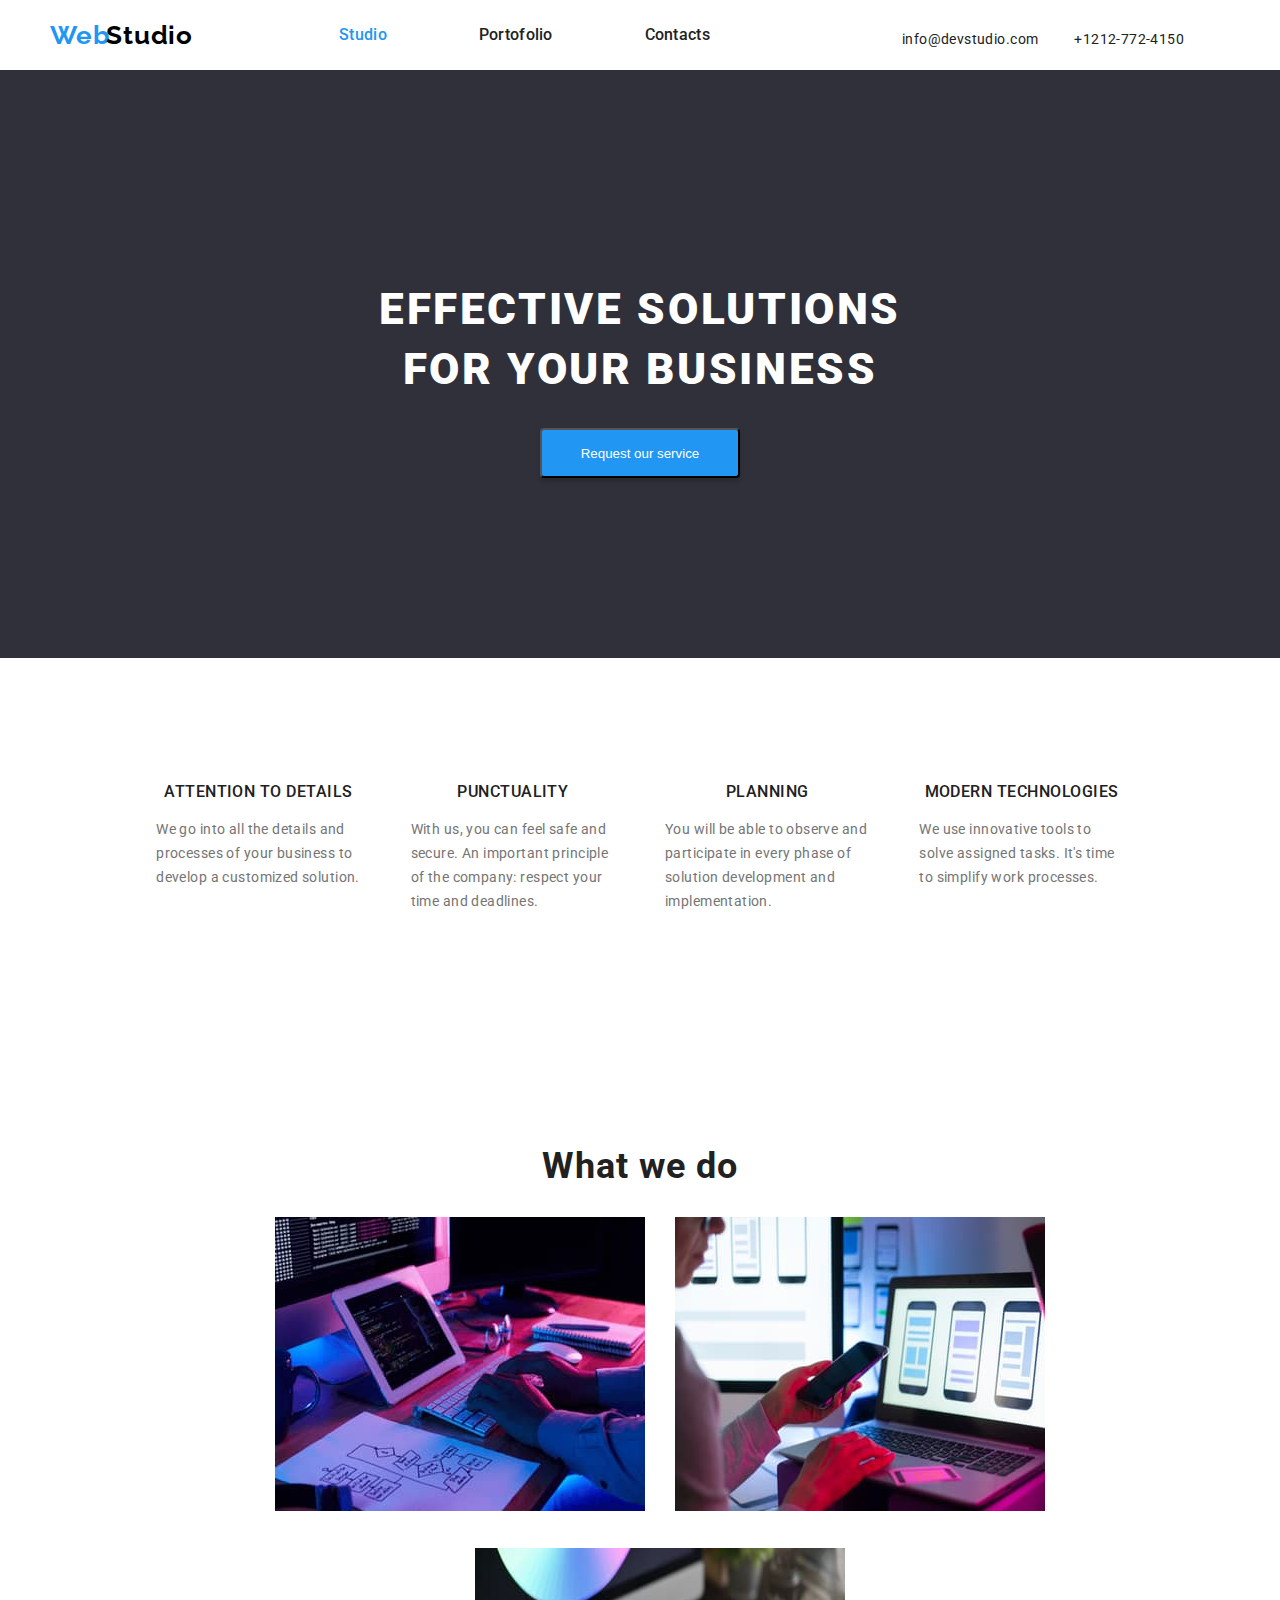
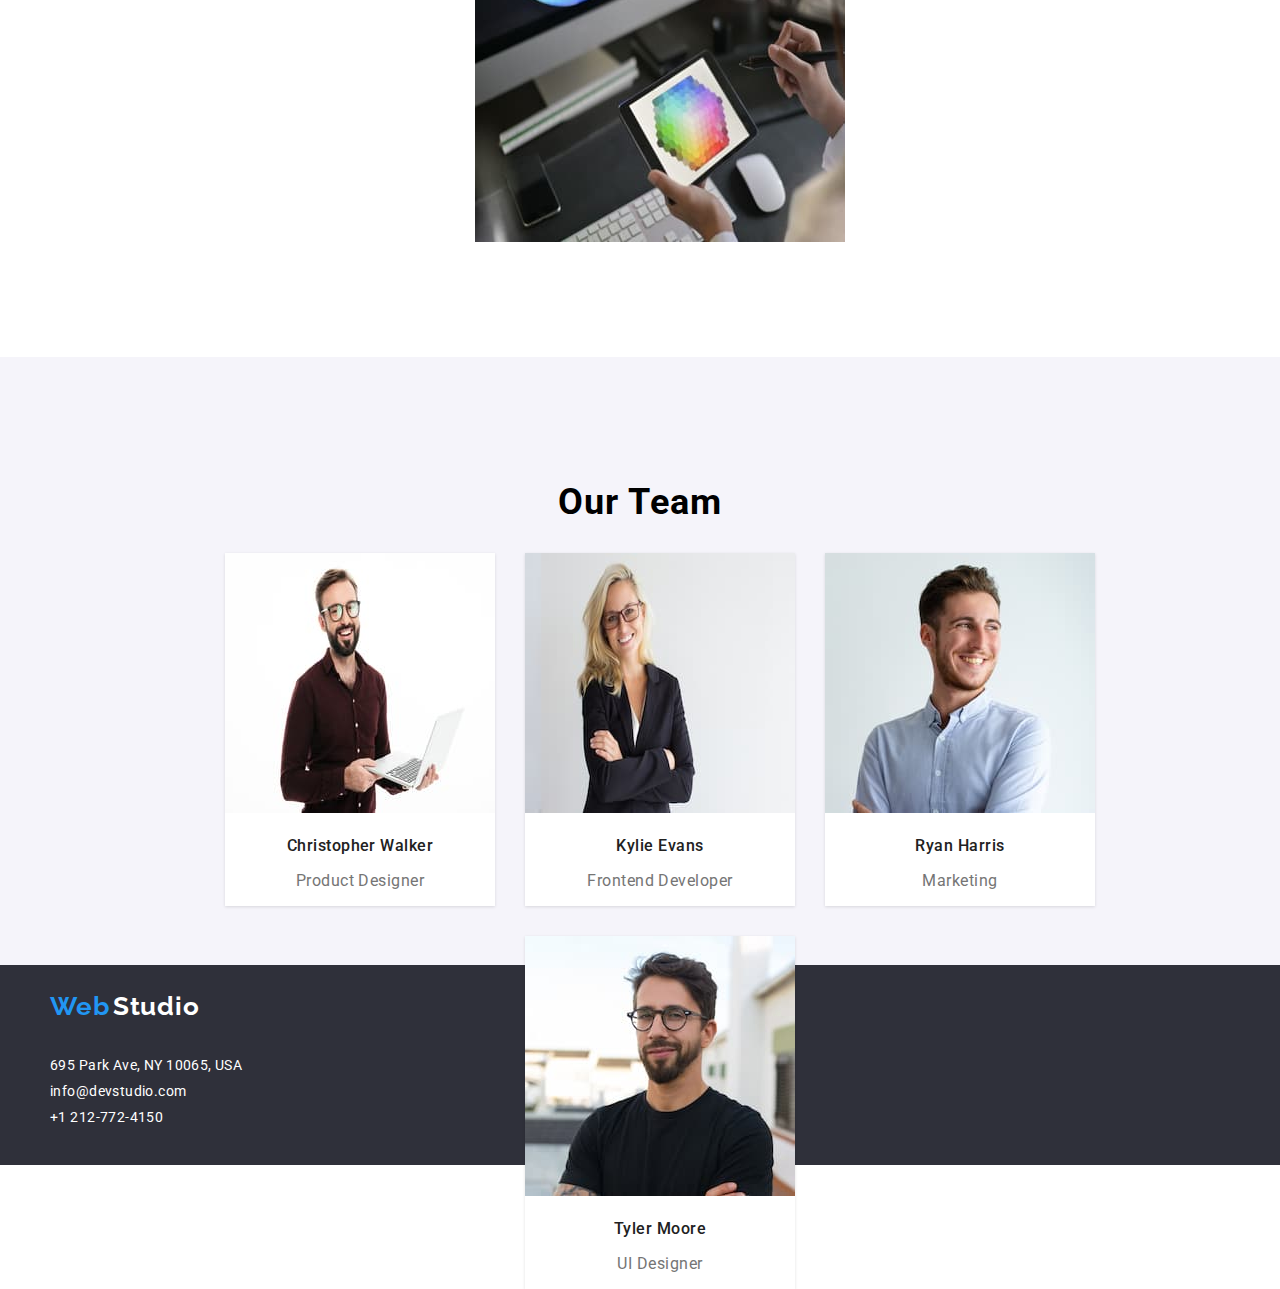
<file: index.html>
<!DOCTYPE html>
<html lang="en">
  <head>
    <meta charset="UTF-8" />
    <meta name="viewport" content="width=device-width, initial-scale=1.0" />
    <title>WebStudio</title>
    <link rel="stylesheet" href="./CSS/style.css" />
    <link rel="preconnect" href="https://fonts.googleapis.com" />
    <link rel="preconnect" href="https://fonts.gstatic.com" crossorigin />
    <link
      href="https://fonts.googleapis.com/css2?family=Roboto:wght@400;500;700;900&display=swap"
      rel="stylesheet"
    />
    <link rel="preconnect" href="https://fonts.googleapis.com" />
    <link rel="preconnect" href="https://fonts.gstatic.com" crossorigin />
    <link
      href="https://fonts.googleapis.com/css2?family=Raleway:wght@700&family=Roboto:wght@400;500;700;900&display=swap"
      rel="stylesheet"
    />
    <link rel="preconnect" href="https://fonts.googleapis.com" />
    <link rel="preconnect" href="https://fonts.gstatic.com" crossorigin />
  </head>

  <!--Top-line-section  -->
  <body>
    <header class="page-header">
      <div class="container-1">
        <h3 class="logo">
          <span class="first-child"> Web </span>
          <span class="last-child">Studio </span>
        </h3>
        <ul class="nav-link">
          <li>
            <a class="navigation-link current" href="index.html">Studio</a>
          </li>
          <li>
            <a class="navigation-link" href="portofolio.html">Portofolio</a>
          </li>
          <li>
            <a class="navigation-link" href="#">Contacts</a>
          </li>
        </ul>
        <ul class="contact">
          <li><a class="link email" href="#">info@devstudio.com</a></li>
          <li>
            <a class="link phone" href="+1212-772-4150">+1212-772-4150</a>
          </li>
        </ul>
      </div>
    </header>

    <main>
      <div class="container">
        <section class="content-box section">
          <h1 id="title" style="color: rgba(255, 255, 255, 1)" class="content">
            EFFECTIVE SOLUTIONS FOR YOUR BUSINESS
          </h1>
          <button
            type="button"
            class="button-service"
            style="color: rgba(255, 255, 255, 1)"
          >
            Request our service
          </button>
        </section>
      </div>

      <!-- What-we-do-Section -->

      <div class="container">
        <section class="section">
          <ul class="about-us-container">
            <li class="item">
              <h3 class="list-title">ATTENTION TO DETAILS</h3>
              <p class="text">
                We go into all the details and processes of your business to
                develop a customized solution.
              </p>
            </li>
            <li class="item">
              <h3 class="list-title">PUNCTUALITY</h3>
              <p class="text">
                With us, you can feel safe and secure. An important principle of
                the company: respect your time and deadlines.
              </p>
            </li>
            <li class="item">
              <h3 class="list-title">PLANNING</h3>
              <p class="text">
                You will be able to observe and participate in every phase of
                solution development and implementation.
              </p>
            </li>
            <li class="item">
              <h3 class="list-title">MODERN TECHNOLOGIES</h3>
              <p class="text">
                We use innovative tools to solve assigned tasks. It's time to
                simplify work processes.
              </p>
            </li>
          </ul>
        </section>
      </div>
      <div class="container">
        <section class="section">
          <h2 class="subtitle">What we do</h2>
          <ul class="group-box">
            <li>
              <img
                src="images/box.1.jpg"
                alt="programmer"
                width="100%"
                height="294"
              />
            </li>
            <li>
              <img
                class="images"
                src="images/box.2.jpg"
                alt="mobile application"
                width="100%"
                height="294"
              />
            </li>
            <li>
              <img
                class="images"
                src="images/box.3.jpg"
                alt="color palette"
                width="100%"
                height="294"
              />
            </li>
          </ul>
        </section>
      </div>

      <!-- Our team section  -->

      <div class="container">
        <section class="content-container section">
          <h2 class="subtitle-2">Our Team</h2>
          <ul class="group-team">
            <li class="card-bg">
              <img
                class="images"
                src="images/christopher.jpg"
                alt="man With glasses"
                width="100%"
                height="260"
              />
              <h3 class="list-title">Christopher Walker</h3>
              <p class="text">Product Designer</p>
            </li>
            <li class="card-bg">
              <img
                class="images"
                src="images/kylie.jpg"
                alt="woman With glasses"
                width="100%"
                height="260"
              />
              <h3 class="list-title">Kylie Evans</h3>
              <p class="text">Frontend Developer</p>
            </li>
            <li class="card-bg">
              <img
                class="images"
                src="images/ryan.jpg"
                alt="man with blue shirt"
                width="100%"
                height="260"
              />
              <h3 class="list-title">Ryan Harris</h3>
              <p class="text">Marketing</p>
            </li>
            <li class="card-bg">
              <img
                class="images"
                src="images/tyler.jpg"
                alt="man with black t-shirt"
                width="100%"
                height="260"
              />
              <h3 class="list-title">Tyler Moore</h3>
              <p class="text">UI Designer</p>
            </li>
          </ul>
        </section>
      </div>
    </main>

    <!-- Footer section -->
    <div class="container">
      <footer class="footer">
        <h3 class="logo-footer">
          <span class="web" style="color: rgba(33, 150, 243, 1)">Web</span>
          <span class="studio" style="color: rgba(255, 255, 255, 1)"
            >Studio</span
          >
        </h3>
        <address class="info">695 Park Ave, NY 10065, USA</address>
        <a class="info" href="info@devstudio.com">info@devstudio.com</a>
        <a class="info" href="+1212-772-4150">+1 212-772-4150</a>
      </footer>
    </div>
  </body>
</html>
</file>
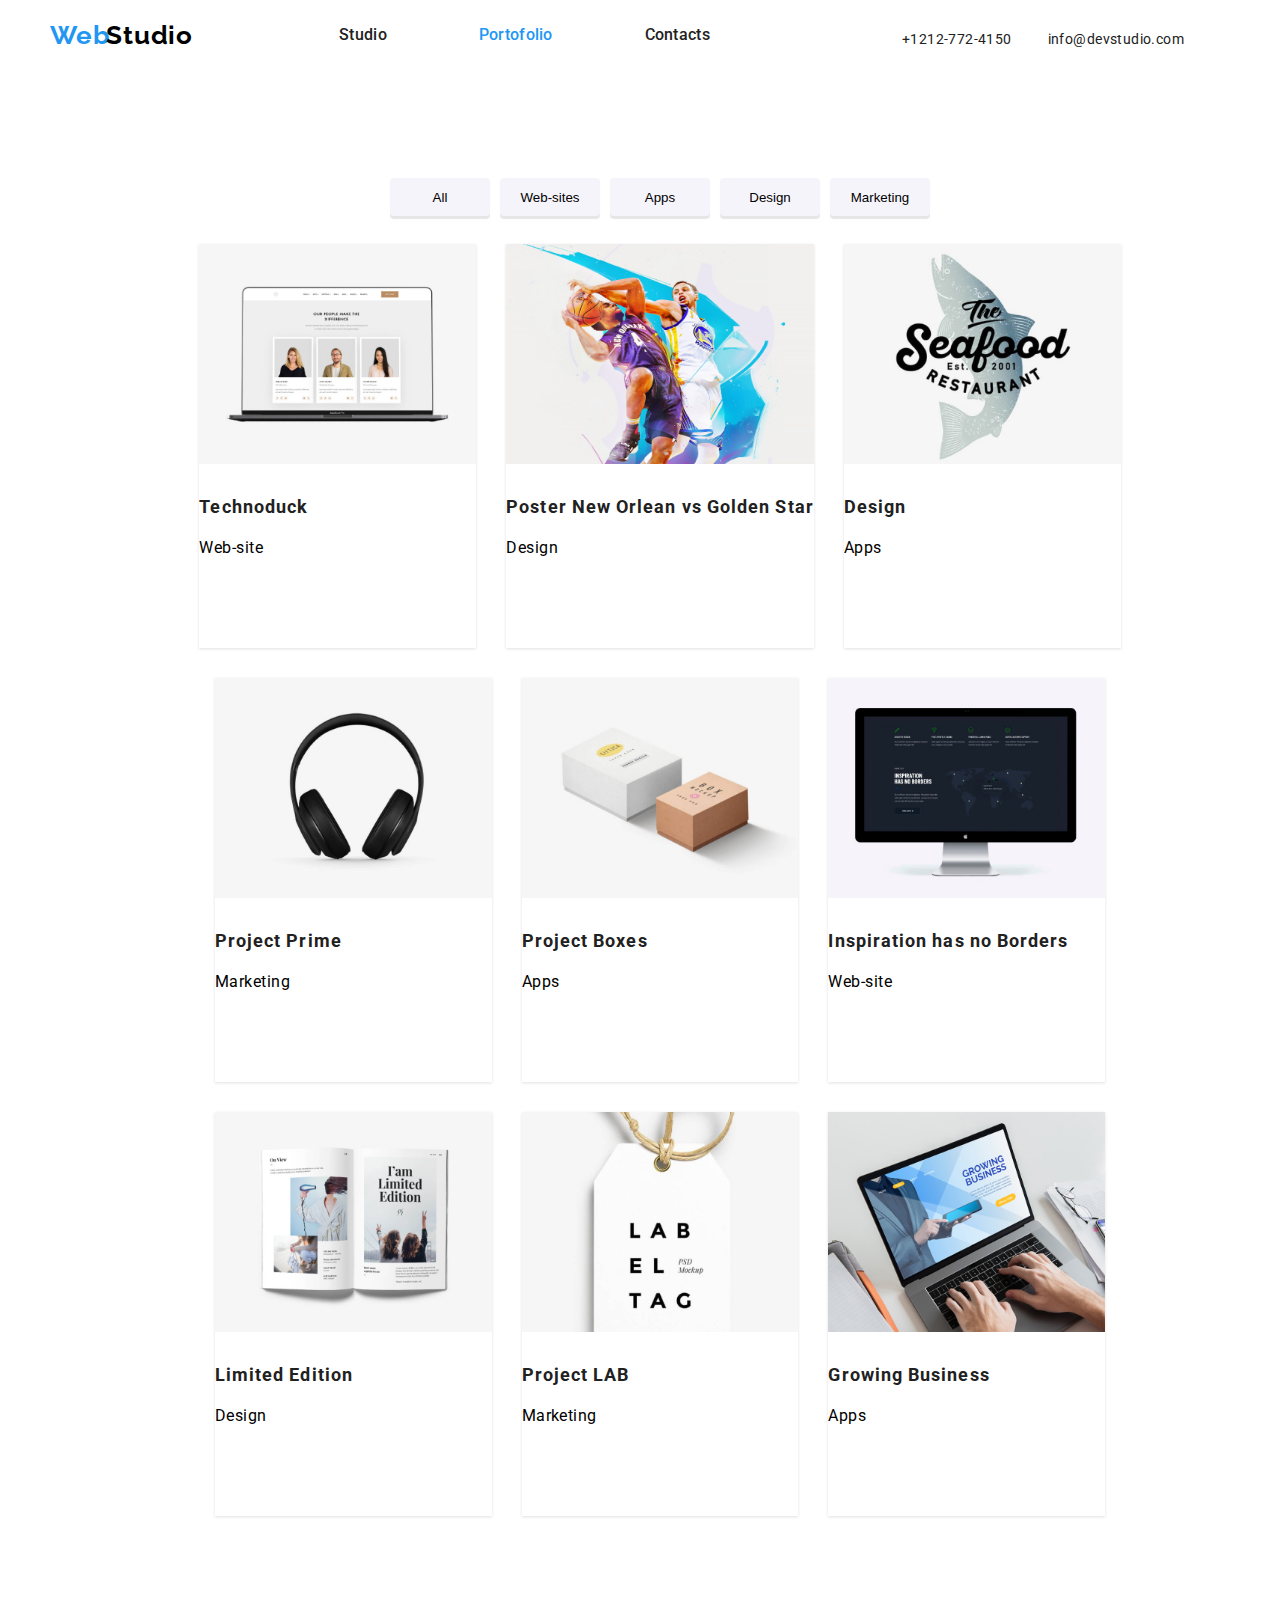
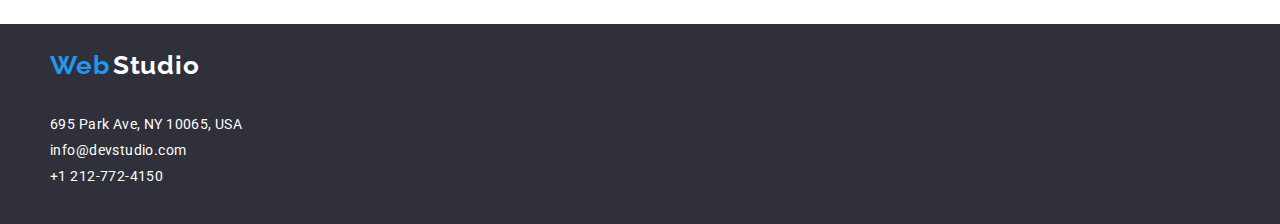
<file: portofolio.html>
<!DOCTYPE html>
<html lang="en">
  <head>
    <meta charset="UTF-8" />
    <meta name="viewport" content="width=device-width, initial-scale=1.0" />
    <title>Portofolio</title>
    <link rel="stylesheet" href="./CSS/style.css" />
    <link rel="preconnect" href="https://fonts.googleapis.com" />
    <link rel="preconnect" href="https://fonts.gstatic.com" crossorigin />
    <link
      href="https://fonts.googleapis.com/css2?family=Roboto:wght@400;500;700;900&display=swap"
      rel="stylesheet"
    />
    <link rel="preconnect" href="https://fonts.googleapis.com" />
    <link rel="preconnect" href="https://fonts.gstatic.com" crossorigin />
    <link
      href="https://fonts.googleapis.com/css2?family=Raleway:wght@700&family=Roboto:wght@400;500;700;900&display=swap"
      rel="stylesheet"
    />
    <link rel="preconnect" href="https://fonts.googleapis.com" />
    <link rel="preconnect" href="https://fonts.gstatic.com" crossorigin />
  </head>
  <body>
    <!-- Top-line-section -->
    <header class="page-header">
      <div class="container-1">
        <h3 class="logo">
          <span class="first-child"> Web </span>
          <span class="last-child">Studio </span>
        </h3>
        <ul class="nav-link">
          <li>
            <a class="navigation-link" href="index.html">Studio</a>
          </li>
          <li>
            <a class="navigation-link current" href="portofolio.html"
              >Portofolio</a
            >
          </li>
          <li>
            <a class="navigation-link" href="#">Contacts</a>
          </li>
        </ul>
        <ul class="contact">
          <li>
            <a class="link phone" href="+1212-772-4150">+1212-772-4150</a>
          </li>
          <li>
            <a class="link email" href="#">info@devstudio.com</a>
          </li>
        </ul>
      </div>
    </header>

    <main>
      <!-- Filters-section -->
      <section class="frame section">
        <ul class="button-list">
          <li>
            <button type="button" class="button-service-p">All</button>
          </li>
          <li>
            <button type="button" class="button-service-p">Web-sites</button>
          </li>
          <li><button type="button" class="button-service-p">Apps</button></li>
          <li>
            <button type="button" class="button-service-p">Design</button>
          </li>
          <li>
            <button type="button" class="button-service-p">Marketing</button>
          </li>
        </ul>
        <div class="container">
          <ul class="card-set">
            <li class="item-p">
              <img
                src="./images/imgport.g1.jpg"
                alt="Web-site "
                width="100%"
                height="220"
              />
              <h3 class="description">Technoduck</h3>
              <p class="text-p">Web-site</p>
            </li>
            <li class="item-p">
              <img
                src="./images/imgport.g2.jpg"
                alt="basketball players"
                width="100%"
                height="220"
              />
              <h3 class="description">Poster New Orlean vs Golden Star</h3>
              <p class="text-p">Design</p>
            </li>
            <li class="item-p">
              <img
                src="./images/imgport.g3.jpg"
                alt="restaurant logo"
                width="100%"
                height="220"
              />
              <h3 class="description">Design</h3>
              <p class="text-p">Apps</p>
            </li>
            <li class="item-p">
              <img
                src="./images/imgport.g4.jpg"
                alt="headphones"
                width="100%"
                height="220"
              />
              <h3 class="description">Project Prime</h3>
              <p class="text-p">Marketing</p>
            </li>
            <li class="item-p">
              <img
                src="./images/imgport.g5.jpg"
                alt="boxes"
                width="100%"
                height="220"
              />
              <h3 class="description">Project Boxes</h3>
              <p class="text-p">Apps</p>
            </li>
            <li class="item-p">
              <img
                src="./images/imgport.g6.jpg"
                alt="desktop monitor"
                width="100%"
                height="220"
              />
              <h3 class="description">Inspiration has no Borders</h3>
              <p class="text-p">Web-site</p>
            </li>
            <li class="item-p">
              <img
                src="./images/imgport.g7.jpg"
                alt="open magazine"
                width="100%"
                height="220"
              />
              <h3 class="description">Limited Edition</h3>
              <p class="text-p">Design</p>
            </li>
            <li class="item-p">
              <img
                src="./images/imgport.g8.jpg"
                alt="label"
                width="100%"
                height="220"
              />
              <h3 class="description">Project LAB</h3>
              <p class="text-p">Marketing</p>
            </li>
            <li class="item-p">
              <img
                src="./images/imgport.g9.jpg"
                alt="market research"
                width="100%"
                height="220"
              />
              <h3 class="description">Growing Business</h3>
              <p class="text-p">Apps</p>
            </li>
          </ul>
        </div>
      </section>
    </main>

    <!-- Footer section -->

    <!-- Footer section -->
    <div class="container">
      <footer class="footer">
        <h3 class="logo-footer">
          <span class="web" style="color: rgba(33, 150, 243, 1)">Web</span>
          <span class="studio" style="color: rgba(255, 255, 255, 1)"
            >Studio</span
          >
        </h3>
        <address class="info">695 Park Ave, NY 10065, USA</address>
        <a class="info" href="info@devstudio.com">info@devstudio.com</a>
        <a class="info" href="+1212-772-4150">+1 212-772-4150</a>
      </footer>
    </div>
  </body>
</html>
</file>
<file: CSS/style.css>
body {
        font-family: Roboto;
        font-size: 14px;
        font-weight: 400;
        line-height: 24px;
        letter-spacing: 0.03em;
        text-align: left; 
        margin: 0%;
}
/* top-line-section */
.container {
        background-color: rgba(255, 255, 255, 1);
    }

.section {
        padding: 94px;
}
.page-header {
        display: flex;
        padding: 10px;
        box-sizing: content-box;
        align-items: center;
        justify-content: center;
        height: 50px;
        padding-right: 50px;
        padding-left: 50px;
}
.container-1{
        max-width: 1400px;
        display: flex;
        width: 100%;
        align-items: center;
        justify-content: center;
}

span:first-child {
        color: rgba(33, 150, 243, 1);
        font-family: Raleway;
        font-size: 26px;
        font-style: normal;
        font-weight: 700;
        line-height: normal;
        letter-spacing: 0.78px;
        text-transform: none;
}
span:last-child {
        color: rgb(0, 0, 0);
        margin-left: -3px;
        font-family: Raleway;
        font-size: 26px;
        font-style: normal;
        font-weight: 700;
        line-height: normal;
        letter-spacing: 0.78px;
        text-transform: none;
}

.logo {
        font-family: Raleway;
        font-size: 26px;
        font-weight: 700;
        letter-spacing: 0.03em;
        display: flex;
        align-items: center;
        align-self: center;
        height: auto;
        justify-content: center;
}

.nav-link {
        font-family: Roboto;
        font-size: 14px;
        font-weight: 500;
        letter-spacing: 0.02em;
        padding: 14px 16px;
        border-radius: 4px;
        display: flex;
        width: 100%;
        justify-content: center;
        align-items: center;
        gap: 60px;

    }

.link{
        display: flex;
        box-sizing: content-box;
        flex-direction: row;
        text-decoration-line: none;
            
    }

.contact {
        display: flex;
        padding: 10px;
        text-decoration-line:none;
        min-width: 30%;
        justify-content: space-evenly;
    }

ul{
        list-style-type: disc;
        margin-block-start: 1em;
        margin-block-end: 1em;
        margin-inline-start: 0px;
        margin-inline-end: 0px;
        padding-inline-start: 40px;
}



li {
        list-style-type: none;
}

.current {
        color: rgba(33, 150, 243, 1 ) !important;
}
    
.navigation-link{
        font-family: Roboto;
                font-size: 16px;
                font-style: normal;
                font-weight: 500;
                line-height: normal;
                letter-spacing: 0.28px;
                padding: 14px 16px;
                text-decoration: none;
                color:rgba(33, 33, 33, 1)

}

.navigation-link:hover {
        color:rgba(33, 150, 243, 1);
}

.email{
        height: 16px ;
     
    
}
.phone{
        height: 16px ;
        
   
}
.link, .contact {
        color: rgba(33, 33, 33, 1);
}
.link:hover, .link:focus , .contact:hover, .contact:focus  {
        color: rgba(33, 150, 243, 1);
}




/* main-section-content */

h1 {
        text-align: center;
        font-family: Roboto;
        font-size: 44px;
        font-style: normal;
        font-weight: 900;
        line-height: 60px;
        letter-spacing: 2.64px;
        text-transform: uppercase;
        display: flex;
        justify-content: center;
        width: 600px;
      
}


.content-box {
        background: rgba(47, 48, 58, 1);
        text-align: center;
        height: 400px;
        box-sizing: content-box;
        display: flex;
        flex-direction: column;
        justify-content: center;
        align-items: center;
        
        
    }
.button-service {
        border-radius: 4px;
        background-color: rgba(33, 150, 243, 1);
        color: rgba(255, 255, 255, 1);
        width: 200px;
        height: 50px;
        flex-shrink: 0;
        border-radius: 4px;
        background: #2196F3;
        box-shadow: 0px 4px 4px 0px rgba(0, 0, 0, 0.15);
}
.button-service:hover, .button-service:focus {
        background-color: #1572bf; 
        color: rgba(255, 255, 255, 1);
        cursor: pointer;
}
.button-list {
        display: flex;
        flex-direction: row;
        justify-content: center;
        align-items: center;
        align-self: center;
        gap: 10px;

}
.button-service-p{
        height: 38px ;
        margin-top:0px;
        border-radius: 4px;
        background-color: rgba(245, 244, 250, 1);
        display: flex;
        justify-content: center;
        min-width: 100px;
        box-shadow: 0px 3px 1px 0px rgba(0, 0, 0, 0.1);
        border: none;
        text-align: center;
        align-items: center;

}

.button-service-p:hover, .button-service-p:focus {
        background-color: rgba(33, 150, 243, 1);
        color: rgba(255, 255, 255, 1);
        cursor: pointer;
}
.frame {
        display: flex;
        flex-direction: column;
   
    
}
.card-set {
        display: flex;
        justify-content: center;
        flex-wrap: wrap;
        gap: 30px;
}
.item-p{
        height: 404px ;
        box-shadow: 0px 1px 3px 0px rgba(0, 0, 0, 0.12);
        background-color: rgba(255, 255, 255, 1);
        border: 1px ;
}

.description{
        font-family: Roboto;
        font-size: 18px;
        font-weight: 700;
        line-height: 36px;
        letter-spacing: 0.06em;
        text-align: left;
        text-transform: none;
}

.text-p {
        font-family: Roboto;
        font-size: 16px;
        font-weight: 400;
        line-height: 30px;
        letter-spacing: 0.03em;
        text-align: left;
        margin-top: -10px;
}


/* what-we-do-section */


.about-us-container {
        display: flex;
        flex-wrap: wrap;
        gap: 50px;
        padding: 0px;
        justify-content: center;
        align-items: flex-start;
}       
.item{
        flex-basis: calc((100% - 70px) / 5);
        display: flex;
        flex-direction: column;
        justify-content: center;
}
h3 {
    color: #212121;
        font-family: Roboto;
        font-size: 14px;
        font-style: normal;
        font-weight: 700;
        line-height: normal;
        letter-spacing: 0.42px;
        text-transform: uppercase;
}

.item p {
        color: #757575;
        font-family: Roboto;
        font-size: 14px;
        font-style: normal;
        font-weight: 400;
        line-height: 24px;
        letter-spacing: 0.42px;
        margin: 0%;
        text-align: left;
}
.subtitle {
    color: #212121;
        text-align: center;
        font-family: Roboto;
        font-size: 36px;
        font-style: normal;
        font-weight: 700;
        line-height: normal;
        letter-spacing: 1.08px;
} 
.subtitle-2{
    text-align: center;
        font-family: Roboto;
        font-size: 36px;
        font-style: normal;
        font-weight: 700;
        line-height: normal;
        letter-spacing: 1.08px;
}
.text {
    color: #757575;
        text-align: center;
        font-family: Roboto;
        font-size: 16px;
        font-style: normal;
        font-weight: 400;
        line-height: normal;
        letter-spacing: 0.48px;
}
.group-box{
        display: flex;
        flex-wrap: wrap;
        gap: 30px;
        flex-basis: calc((100% - 10px) / 3);
        justify-content: center;
}
.content-container{
        background-color: rgba(245, 244, 250, 1);
        Height: 608px;
        display: block;
        box-sizing: border-box;
}
.group-team{
        display: flex;
        flex-wrap: wrap;
        gap: 30px;
        flex-basis: calc((100% - 40px) / 4);
        justify-content: center;
    
    }
    .card-bg{
        box-shadow: 0px 2px 1px 0px rgba(0, 0, 0, 0.2);
        box-shadow: 0px 1px 1px 0px rgba(0, 0, 0, 0.14);
        box-shadow: 0px 1px 3px 0px rgba(0, 0, 0, 0.12);
        background-color: rgba(255, 255, 255, 1);
    }
.list-title {
        font-family: Roboto;
        font-size: 16px;
        font-weight: 500;
        line-height: 19px;
        letter-spacing: 0.03em;
        text-align: center;
        text-transform: none; 
}

.description {
        color: #212121;
        font-family: Roboto;
        font-size: 18px;
        font-style: normal;
        font-weight: 700;
        line-height: 36px;
        letter-spacing: 1.08px;
}
 
/* footer-section */

.footer {
        background-color:  rgba(47, 48, 58, 1);
        display: flex;
        justify-content: start;
        height: 200px;
        box-sizing: content-box;
    flex-direction: column;
    padding-left: 50px;
}
.logo-footer {
        font-family: Raleway;
        font-size: 26px;
        font-style: normal;
        font-weight: 700;
        line-height: normal;
        letter-spacing: 0.58px;
       
}

.info {
    color: rgba(255, 255, 255, 1);
        font-family: Roboto;
        font-size: 14px;
        font-style: normal;
        font-weight: 400;
        line-height: normal;
        letter-spacing: 0.42px;
        text-decoration: none;
        margin-top: 10px;
    }
</file>
